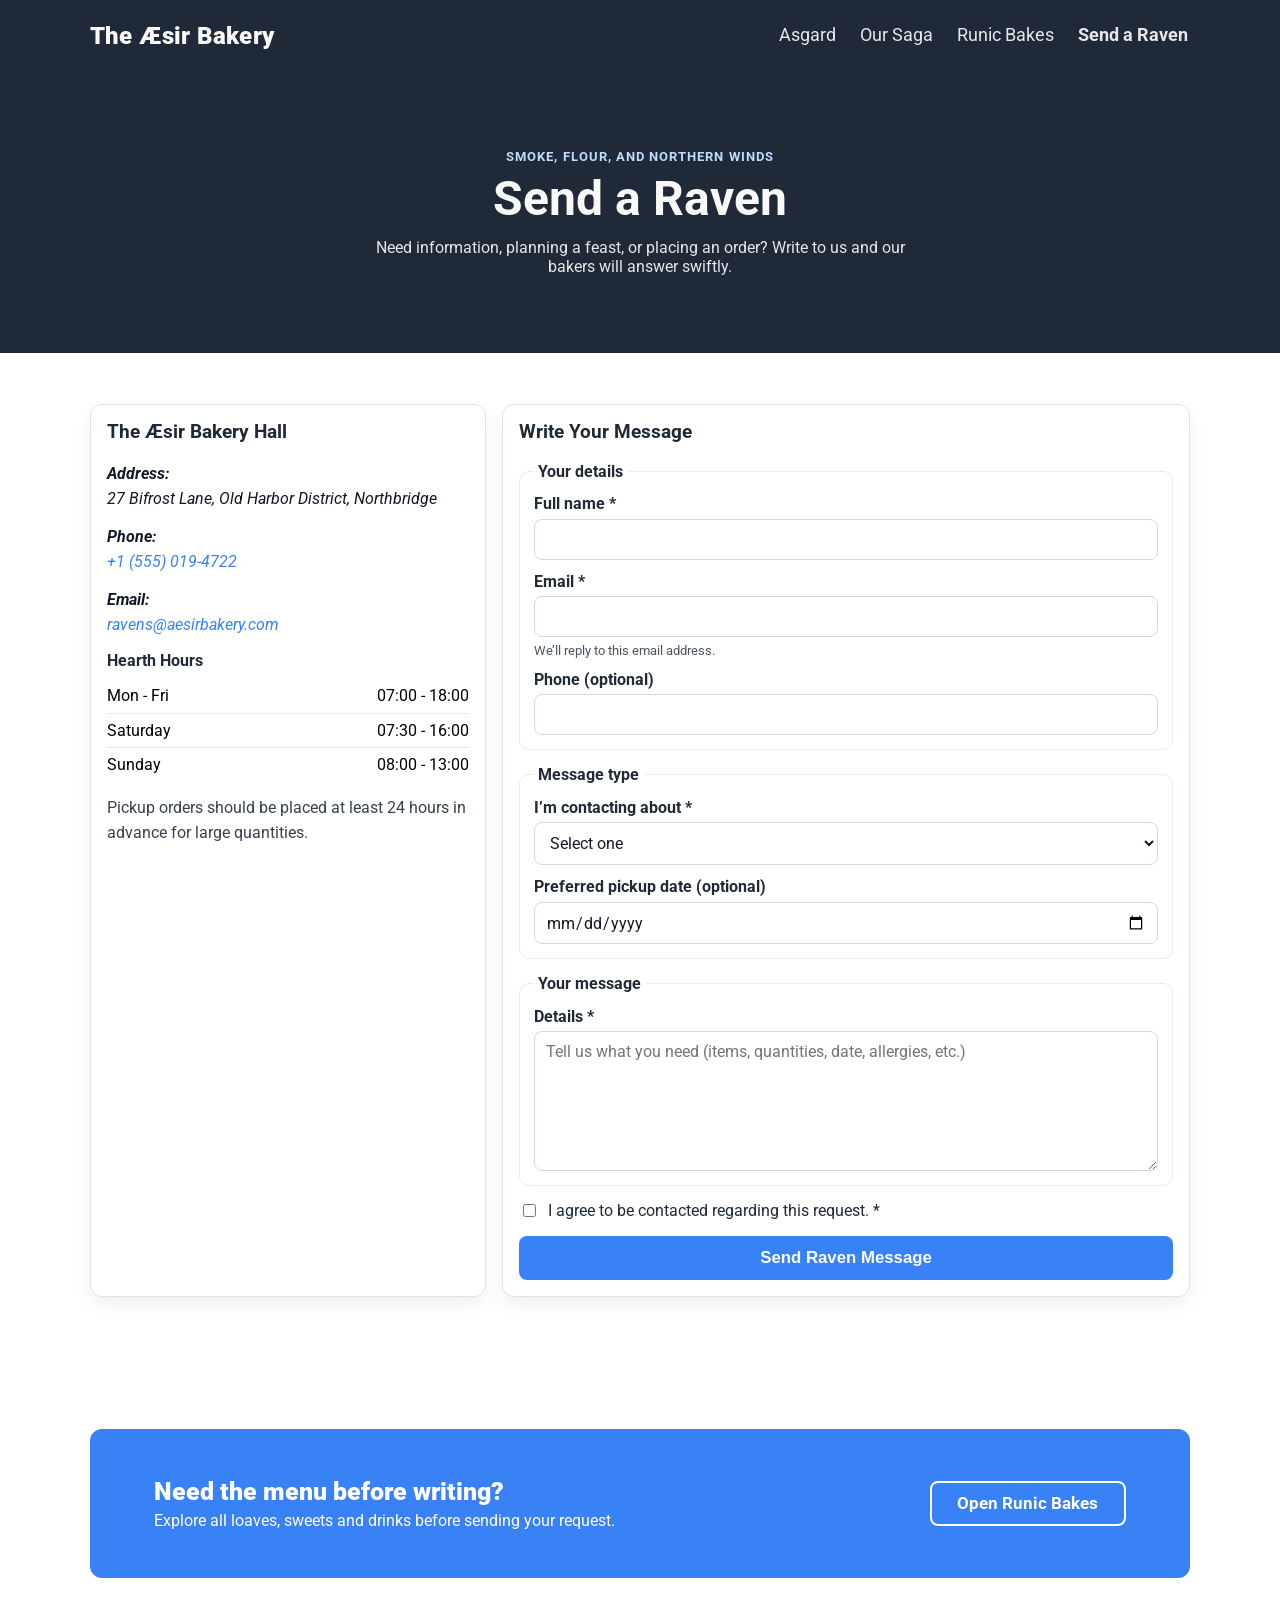
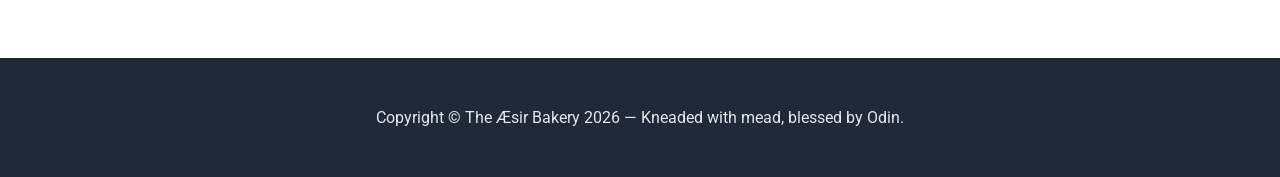
<file: contact.html>
<!DOCTYPE html>
<html lang="en">

<head>
    <meta charset="UTF-8">
    <meta name="viewport" content="width=device-width, initial-scale=1.0">
    <title>The Æsir Bakery - Send a Raven</title>
    <meta name="description"
        content="Contact The Æsir Bakery for information, custom orders, and daily Runic Bakes availability.">
    <link rel="stylesheet" href="./assets/css/base.css">
    <link rel="stylesheet" href="./assets/css/layout.css">
    <link rel="stylesheet" href="./assets/css/components.css">
    <link rel="stylesheet" href="./assets/css/contact.css">
</head>

<body>
    <a class="skip-link" href="#main-content">Skip to main content</a>

    <header class="header">
        <div class="container header-inner">
            <div class="logo">The Æsir Bakery</div>

            <input type="checkbox" id="menu-toggle" class="menu-toggle">

            <label for="menu-toggle" class="burger" aria-label="Open or close the menu">
                <span></span>
                <span></span>
                <span></span>
            </label>

            <nav class="nav" aria-label="Main navigation">
                <ul>
                    <li><a href="index.html">Asgard</a></li>
                    <li><a href="about.html">Our Saga</a></li>
                    <li><a href="menu.html">Runic Bakes</a></li>
                    <li><a class="active" href="contact.html" aria-current="page">Send a Raven</a></li>
                </ul>
            </nav>

            <label for="menu-toggle" class="backdrop" aria-hidden="true"></label>
        </div>
    </header>

    <main id="main-content">
        <section class="contact-hero" aria-labelledby="contact-title">
            <div class="container contact-hero-inner">
                <p class="eyebrow">Smoke, flour, and northern winds</p>
                <h1 id="contact-title">Send a Raven</h1>
                <p class="contact-intro">
                    Need information, planning a feast, or placing an order? Write to us and our bakers will answer
                    swiftly.
                </p>
            </div>
        </section>

        <section class="contact-main" aria-labelledby="contact-main-title">
            <div class="container">
                <h2 id="contact-main-title" class="sr-only">Bakery contact details and message form</h2>

                <div class="contact-layout">
                    <aside class="contact-info" aria-labelledby="bakery-info-title">
                        <h3 id="bakery-info-title">The Æsir Bakery Hall</h3>

                        <address class="contact-address">
                            <p><strong>Address:</strong><br>27 Bifrost Lane, Old Harbor District, Northbridge</p>
                            <p><strong>Phone:</strong><br><a href="tel:+15550194722">+1 (555) 019-4722</a></p>
                            <p><strong>Email:</strong><br><a
                                    href="mailto:ravens@aesirbakery.com">ravens@aesirbakery.com</a></p>
                        </address>

                        <div class="contact-hours" aria-labelledby="hours-title">
                            <h4 id="hours-title">Hearth Hours</h4>
                            <ul>
                                <li><span>Mon - Fri</span><span>07:00 - 18:00</span></li>
                                <li><span>Saturday</span><span>07:30 - 16:00</span></li>
                                <li><span>Sunday</span><span>08:00 - 13:00</span></li>
                            </ul>
                        </div>

                        <p class="contact-note">
                            Pickup orders should be placed at least 24 hours in advance for large quantities.
                        </p>
                    </aside>

                    <section class="contact-form-wrap" aria-labelledby="form-title">
                        <h3 id="form-title">Write Your Message</h3>

                        <form action="#" method="post" class="contact-form">
                            <fieldset>
                                <legend>Your details</legend>

                                <div class="form-row">
                                    <label for="full-name">Full name *</label>
                                    <input id="full-name" name="full-name" type="text" autocomplete="name" required>
                                </div>

                                <div class="form-row">
                                    <label for="email">Email *</label>
                                    <input id="email" name="email" type="email" autocomplete="email" required
                                        aria-describedby="email-help">
                                    <small id="email-help">We’ll reply to this email address.</small>
                                </div>

                                <div class="form-row">
                                    <label for="phone">Phone (optional)</label>
                                    <input id="phone" name="phone" type="tel" autocomplete="tel">
                                </div>
                            </fieldset>

                            <fieldset>
                                <legend>Message type</legend>

                                <div class="form-row">
                                    <label for="request-type">I’m contacting about *</label>
                                    <select id="request-type" name="request-type" required>
                                        <option value="">Select one</option>
                                        <option value="info">General information</option>
                                        <option value="order">Order request</option>
                                        <option value="custom">Custom event order</option>
                                    </select>
                                </div>

                                <div class="form-row">
                                    <label for="pickup-date">Preferred pickup date (optional)</label>
                                    <input id="pickup-date" name="pickup-date" type="date">
                                </div>
                            </fieldset>

                            <fieldset>
                                <legend>Your message</legend>

                                <div class="form-row">
                                    <label for="message">Details *</label>
                                    <textarea id="message" name="message" rows="6" required
                                        placeholder="Tell us what you need (items, quantities, date, allergies, etc.)"></textarea>
                                </div>
                            </fieldset>

                            <div class="form-check">
                                <input id="consent" name="consent" type="checkbox" required>
                                <label for="consent">I agree to be contacted regarding this request. *</label>
                            </div>

                            <button type="submit" class="btn-blue">Send Raven Message</button>
                        </form>
                    </section>
                </div>
            </div>
        </section>

        <section class="cta-wrapper" aria-labelledby="contact-cta-title">
            <div class="container">
                <div class="cta-banner">
                    <div class="cta-content">
                        <h2 id="contact-cta-title" class="cta-title">Need the menu before writing?</h2>
                        <p class="cta-text">Explore all loaves, sweets and drinks before sending your request.</p>
                    </div>
                    <a href="menu.html" class="btn-blue btn-outline-light">Open Runic Bakes</a>
                </div>
            </div>
        </section>
    </main>

    <footer>
        <div>
            Copyright © The Æsir Bakery 2026 — Kneaded with mead, blessed by Odin.
        </div>
    </footer>
</body>

</html>
</file>
<file: assets/css/base.css>
@import url('https://fonts.googleapis.com/css2?family=Roboto:wght@300;400;700;900&display=swap');

:root {
    --dark-bg: #1f2937;
    --hero-main-text: #f9faf8;
    --secondary-text: #e5e7eb;
    --accent-blue: #3882f6;

    --header-h: 72px;
    --radius-lg: 14px;
    --radius-md: 10px;

    --overlay-bg: rgba(0, 0, 0, 0.36);
    --panel-bg: rgba(31, 41, 55, 0.96);

    --font-main: 'Roboto', sans-serif;
}

*,
*::before,
*::after {
    box-sizing: border-box;
}

html,
body {
    margin: 0;
    padding: 0;
}

body {
    font-family: var(--font-main);
    min-height: 100vh;
    display: flex;
    flex-direction: column;
    padding-top: var(--header-h);
}

main {
    flex: 1;
}

.container {
    width: min(1100px, 100% - 2rem);
    margin-inline: auto;
}

.narrow {
    max-width: 820px;
}

.sr-only {
    position: absolute;
    width: 1px;
    height: 1px;
    padding: 0;
    margin: -1px;
    overflow: hidden;
    clip-path: inset(50%);
    border: 0;
    white-space: nowrap;
}

a:focus-visible,
button:focus-visible {
    outline: 3px solid #93c5fd;
    outline-offset: 3px;
    border-radius: 8px;
}

.active {
    font-weight: bold;
}
</file>
<file: assets/css/layout.css>
.skip-link {
    position: absolute;
    left: 0.75rem;
    top: -100%;
    z-index: 2000;
    background: #111827;
    color: #fff;
    padding: 0.65rem 0.9rem;
    border-radius: 8px;
    text-decoration: none;
    font-weight: 700;
    transition: top 0.2s ease;
}

.skip-link:focus {
    top: 0.75rem;
}

/* HEADER */
.header {
    background: var(--dark-bg);
    color: var(--hero-main-text);
    min-height: var(--header-h);
    position: fixed;
    top: 0;
    left: 0;
    width: 100%;
    z-index: 1400;
}

.header-inner {
    min-height: var(--header-h);
    display: flex;
    align-items: center;
    justify-content: space-between;
    position: relative;
}

.logo {
    font-size: clamp(1.1rem, 2vw, 1.5rem);
    font-weight: 900;
    letter-spacing: 0.2px;
}

.menu-toggle {
    position: absolute;
    opacity: 0;
    pointer-events: none;
}

.burger {
    width: 30px;
    height: 22px;
    display: flex;
    flex-direction: column;
    justify-content: space-between;
    cursor: pointer;
    z-index: 1301;
}

.burger span {
    width: 100%;
    height: 3px;
    border-radius: 999px;
    background: var(--hero-main-text);
    transition: transform 0.28s ease, opacity 0.2s ease;
}

.nav {
    display: none;
    position: fixed;
    inset: 0;
    z-index: 1300;
    align-items: center;
    justify-content: center;
    padding: 20px;
}

.nav ul {
    width: min(86vw, 420px);
    list-style: none;
    margin: 0;
    padding: 32px 24px;
    display: flex;
    flex-direction: column;
    align-items: center;
    gap: 1.15rem;
    background: var(--panel-bg);
    border-radius: var(--radius-lg);
    box-shadow: 0 20px 50px rgba(0, 0, 0, 0.35);
}

.nav a {
    display: inline-block;
    text-decoration: none;
    color: var(--hero-main-text);
    font-size: clamp(1.3rem, 5vw, 1.9rem);
    line-height: 1.2;
    padding: 8px 10px;
    border-radius: var(--radius-md);
    transition: background-color 0.2s ease;
}

.nav a:hover {
    background: rgba(255, 255, 255, 0.1);
}

.backdrop {
    position: fixed;
    inset: 0;
    background: var(--overlay-bg);
    backdrop-filter: blur(6px);
    -webkit-backdrop-filter: blur(6px);
    opacity: 0;
    visibility: hidden;
    transition: opacity 0.25s ease, visibility 0.25s ease;
    z-index: 1200;
}

.menu-toggle:checked~.nav {
    display: flex;
}

.menu-toggle:checked~.backdrop {
    opacity: 1;
    visibility: visible;
}

.menu-toggle:checked+.burger span:nth-child(1) {
    transform: translateY(9.5px) rotate(45deg);
}

.menu-toggle:checked+.burger span:nth-child(2) {
    opacity: 0;
}

.menu-toggle:checked+.burger span:nth-child(3) {
    transform: translateY(-9.5px) rotate(-45deg);
}

/* FOOTER */
footer {
    background-color: var(--dark-bg);
    color: var(--secondary-text);
    padding: 50px 0;
    text-align: center;
    margin-top: auto;
}


@media (min-width: 768px) {

    .burger,
    .backdrop {
        display: none;
    }

    .nav {
        display: flex;
        position: static;
        inset: auto;
        padding: 0;
        align-items: center;
        justify-content: flex-end;
        z-index: auto;
    }

    .nav ul {
        width: auto;
        padding: 0;
        background: none;
        border-radius: 0;
        box-shadow: none;
        flex-direction: row;
        gap: 1.25rem;
    }

    .nav a {
        font-size: 1.1rem;
        color: var(--secondary-text);
        padding: 4px 2px;
    }

    .nav a:hover {
        background: transparent;
        text-decoration: underline;
        text-underline-offset: 4px;
    }
}
</file>
<file: assets/css/components.css>
.responsive-img {
    width: 100%;
    height: 100%;
    object-fit: cover;
    display: block;
}

/* buttons */
.btn-blue {
    background-color: var(--accent-blue);
    color: #fff;
    border: 2px solid transparent;
    border-radius: 8px;
    padding: 0.65rem 1.6rem;
    font-size: 1.05rem;
    font-weight: 700;
    text-decoration: none;
    display: inline-block;
    transition: transform 0.15s ease, opacity 0.2s ease;
}

.btn-blue:hover {
    opacity: 0.92;
}

.btn-blue:active {
    transform: translateY(1px);
}

.btn-outline-light {
    border-color: #fff;
}

/* CTA shared */
.cta-wrapper {
    padding-block: clamp(3.5rem, 8vw, 5rem);
}

.cta-banner {
    background-color: var(--accent-blue);
    border-radius: 12px;
    padding: clamp(1.5rem, 4vw, 3rem) clamp(1.25rem, 5vw, 6rem);
    color: #fff;
    display: flex;
    flex-direction: column;
    text-align: center;
    justify-content: space-between;
    align-items: center;
    gap: 1.5rem;
}

.cta-title {
    font-size: clamp(1.4rem, 3vw, 1.55rem);
    font-weight: 900;
    margin: 0 0 0.35rem;
}

.cta-text {
    margin: 0;
}

@media (min-width: 768px) {
    .cta-banner {
        flex-direction: row;
        text-align: left;
    }
}
</file>
<file: assets/css/contact.css>
.contact-hero {
    background-color: var(--dark-bg);
    color: var(--hero-main-text);
    padding-block: clamp(3rem, 7vw, 4.8rem);
}

.contact-hero-inner {
    text-align: center;
    max-width: 780px;
}

.eyebrow {
    margin: 0 0 0.6rem;
    text-transform: uppercase;
    letter-spacing: 0.08em;
    font-weight: 700;
    font-size: 0.82rem;
    color: #bfdbfe;
}

.contact-hero h1 {
    margin: 0 0 0.75rem;
    font-size: clamp(2rem, 5vw, 3rem);
    line-height: 1.1;
}

.contact-intro {
    margin: 0 auto;
    max-width: 62ch;
    color: var(--secondary-text);
}

.contact-main {
    padding-block: clamp(2rem, 5vw, 3.2rem);
}

.contact-layout {
    display: flex;
    flex-direction: column;
    gap: 1rem;
}

.contact-info,
.contact-form-wrap {
    background: #fff;
    border: 1px solid #dbe4f0;
    border-radius: 12px;
    box-shadow: 0 8px 18px rgba(15, 23, 42, 0.06);
    padding: 1rem;
}

.contact-info h3,
.contact-form-wrap h3 {
    margin-top: 0;
    color: var(--dark-bg);
}

.contact-address p {
    margin: 0 0 0.85rem;
    line-height: 1.55;
    color: #111827;
}

.contact-address a {
    color: var(--accent-blue);
    text-decoration: none;
}

.contact-address a:hover {
    text-decoration: underline;
}

.contact-hours h4 {
    margin: 0 0 0.55rem;
    color: var(--dark-bg);
}

.contact-hours ul {
    list-style: none;
    margin: 0;
    padding: 0;
}

.contact-hours li {
    display: flex;
    justify-content: space-between;
    gap: 1rem;
    padding: 0.45rem 0;
    border-bottom: 1px solid #e5e7eb;
}

.contact-hours li:last-child {
    border-bottom: 0;
}

.contact-note {
    margin: 0.9rem 0 0;
    color: #374151;
    line-height: 1.55;
}


.contact-form {
    display: flex;
    flex-direction: column;
    gap: 0.95rem;
}

.contact-form fieldset {
    border: 1px solid #e6edf6;
    border-radius: 10px;
    padding: 0.85rem;
    margin: 0;
}

.contact-form legend {
    font-weight: 700;
    color: var(--dark-bg);
    padding: 0 0.3rem;
}

.form-row {
    display: flex;
    flex-direction: column;
    gap: 0.35rem;
    margin-bottom: 0.75rem;
}

.form-row:last-child {
    margin-bottom: 0;
}

.form-row label {
    font-weight: 700;
    color: #1f2937;
}

.form-row input,
.form-row select,
.form-row textarea {
    font: inherit;
    border: 1px solid #cfd8e3;
    border-radius: 8px;
    padding: 0.62rem 0.7rem;
    background: #fff;
    color: #111827;
}

.form-row textarea {
    resize: vertical;
    min-height: 140px;
}

.form-row small {
    color: #4b5563;
}

.form-row input:focus-visible,
.form-row select:focus-visible,
.form-row textarea:focus-visible {
    outline: 3px solid #93c5fd;
    outline-offset: 1px;
    border-color: #93c5fd;
}

.form-check {
    display: flex;
    align-items: flex-start;
    gap: 0.55rem;
    color: #1f2937;
}

.form-check input {
    margin-top: 0.2rem;
}


@media (min-width: 900px) {
    .contact-layout {
        flex-direction: row;
        align-items: stretch;
    }

    .contact-info {
        flex: 0 0 36%;
    }

    .contact-form-wrap {
        flex: 1;
    }
}
</file>
